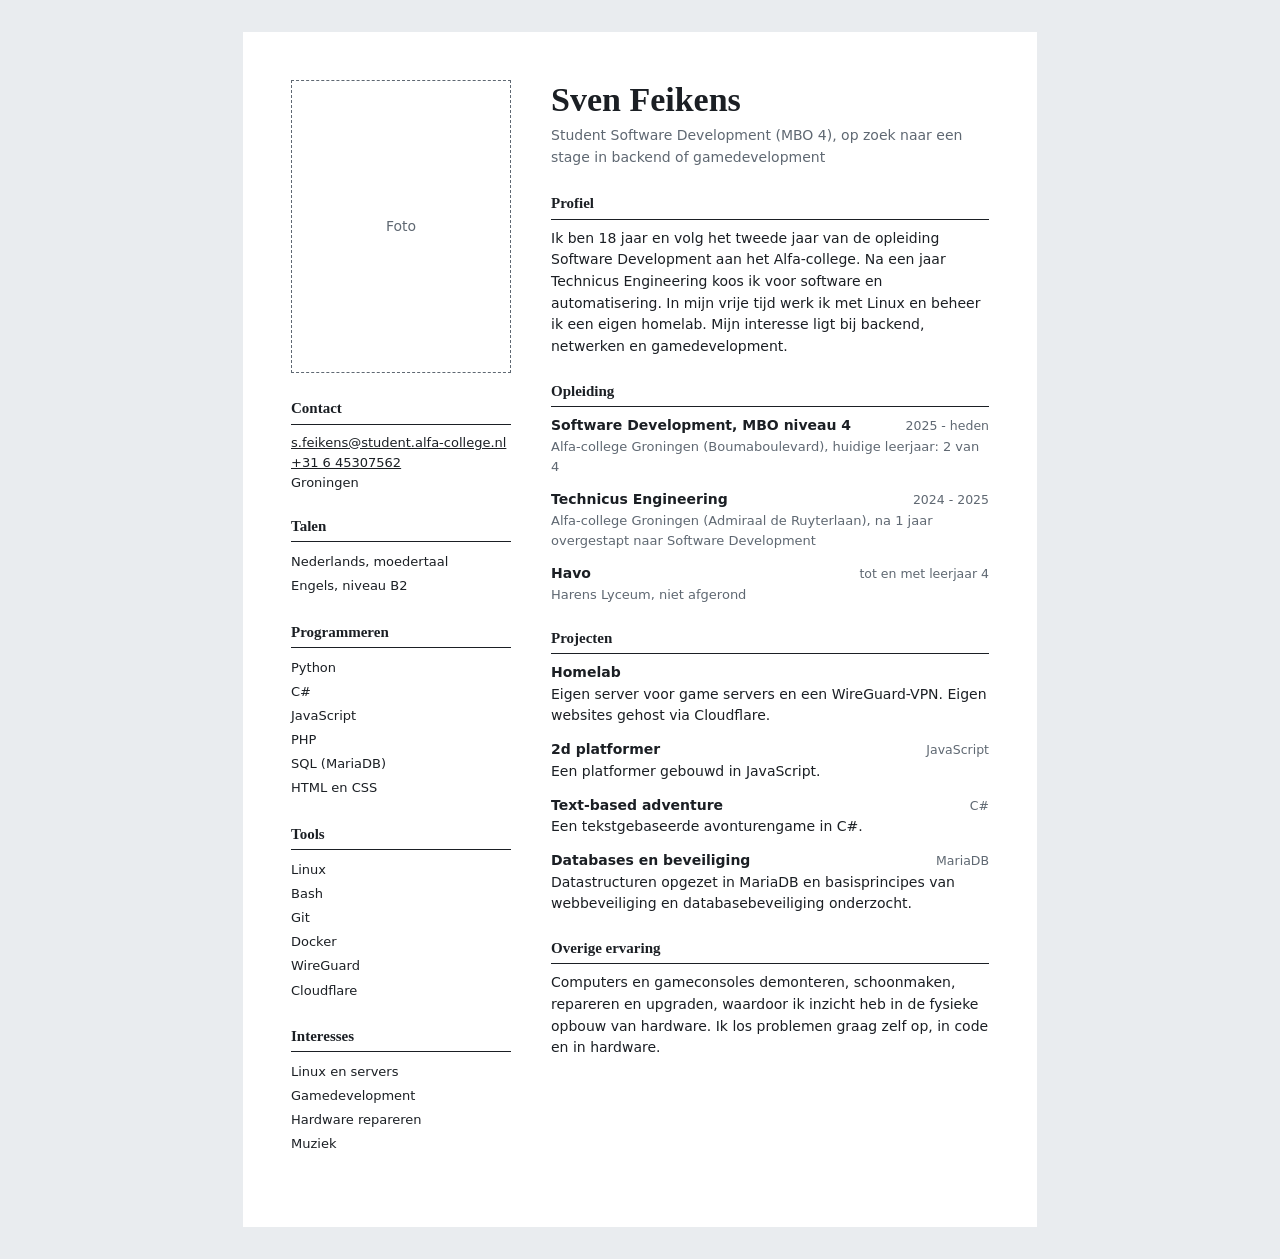
<file: index.html>
<!DOCTYPE html>
<html lang="nl">
<head>
  <meta charset="UTF-8">
  <meta name="viewport" content="width=device-width, initial-scale=1.0">
  <title>Sven Feikens - Curriculum Vitae</title>
  <link rel="stylesheet" href="cv.css">
</head>
<body>
  <div class="page">

    <aside class="side">
      <!-- Foto: vervang dit blok door <img src="selfie.jpg" alt="Foto van Sven Feikens"> -->
      <div class="photo">Foto</div>

      <section>
        <h2>Contact</h2>
        <p><a href="mailto:s.feikens@student.alfa-college.nl">s.feikens@student.alfa-college.nl</a></p>
        <p><a href="tel:+31645307562">+31 6 45307562</a></p>
        <p>Groningen</p>
      </section>

      <section>
        <h2>Talen</h2>
        <ul>
          <li>Nederlands, moedertaal</li>
          <li>Engels, niveau B2</li>
        </ul>
      </section>

      <section>
        <h2>Programmeren</h2>
        <ul>
          <li>Python</li><li>C#</li><li>JavaScript</li>
          <li>PHP</li><li>SQL (MariaDB)</li><li>HTML en CSS</li>
        </ul>
      </section>

      <section>
        <h2>Tools</h2>
        <ul>
          <li>Linux</li><li>Bash</li><li>Git</li>
          <li>Docker</li><li>WireGuard</li><li>Cloudflare</li>
        </ul>
      </section>

      <section>
        <h2>Interesses</h2>
        <ul>
          <li>Linux en servers</li><li>Gamedevelopment</li>
          <li>Hardware repareren</li><li>Muziek</li>
        </ul>
      </section>
    </aside>

    <main class="main">
      <header>
        <h1>Sven Feikens</h1>
        <p class="subtitle">Student Software Development (MBO 4), op zoek naar een stage in backend of gamedevelopment</p>
      </header>

      <section>
        <h2>Profiel</h2>
        <p>
          Ik ben 18 jaar en volg het tweede jaar van de opleiding Software Development aan het Alfa-college.
          Na een jaar Technicus Engineering koos ik voor software en automatisering. In mijn vrije tijd
          werk ik met Linux en beheer ik een eigen homelab. Mijn interesse ligt bij backend, netwerken en gamedevelopment.
        </p>
      </section>

      <section>
        <h2>Opleiding</h2>
        <div class="entry">
          <div class="entry-head"><h3>Software Development, MBO niveau 4</h3><span>2025 - heden</span></div>
          <p class="where">Alfa-college Groningen (Boumaboulevard), huidige leerjaar: 2 van 4</p>
        </div>
        <div class="entry">
          <div class="entry-head"><h3>Technicus Engineering</h3><span>2024 - 2025</span></div>
          <p class="where">Alfa-college Groningen (Admiraal de Ruyterlaan), na 1 jaar overgestapt naar Software Development</p>
        </div>
        <div class="entry">
          <div class="entry-head"><h3>Havo</h3><span>tot en met leerjaar 4</span></div>
          <p class="where">Harens Lyceum, niet afgerond</p>
        </div>
      </section>

      <section>
        <h2>Projecten</h2>
        <div class="entry">
          <div class="entry-head"><h3>Homelab</h3></div>
          <p>Eigen server voor game servers en een WireGuard-VPN. Eigen websites gehost via Cloudflare.</p>
        </div>
        <div class="entry">
          <div class="entry-head"><h3>2d platformer</h3><span>JavaScript</span></div>
          <p>Een platformer gebouwd in JavaScript.</p>
        </div>
        <div class="entry">
          <div class="entry-head"><h3>Text-based adventure</h3><span>C#</span></div>
          <p>Een tekstgebaseerde avonturengame in C#.</p>
        </div>
        <div class="entry">
          <div class="entry-head"><h3>Databases en beveiliging</h3><span>MariaDB</span></div>
          <p>Datastructuren opgezet in MariaDB en basisprincipes van webbeveiliging en databasebeveiliging onderzocht.</p>
        </div>
      </section>

      <section>
        <h2>Overige ervaring</h2>
        <p>
          Computers en gameconsoles demonteren, schoonmaken, repareren en upgraden, waardoor ik inzicht heb
          in de fysieke opbouw van hardware. Ik los problemen graag zelf op, in code en in hardware.
        </p>
      </section>
    </main>

  </div>
</body>
</html>
</file>
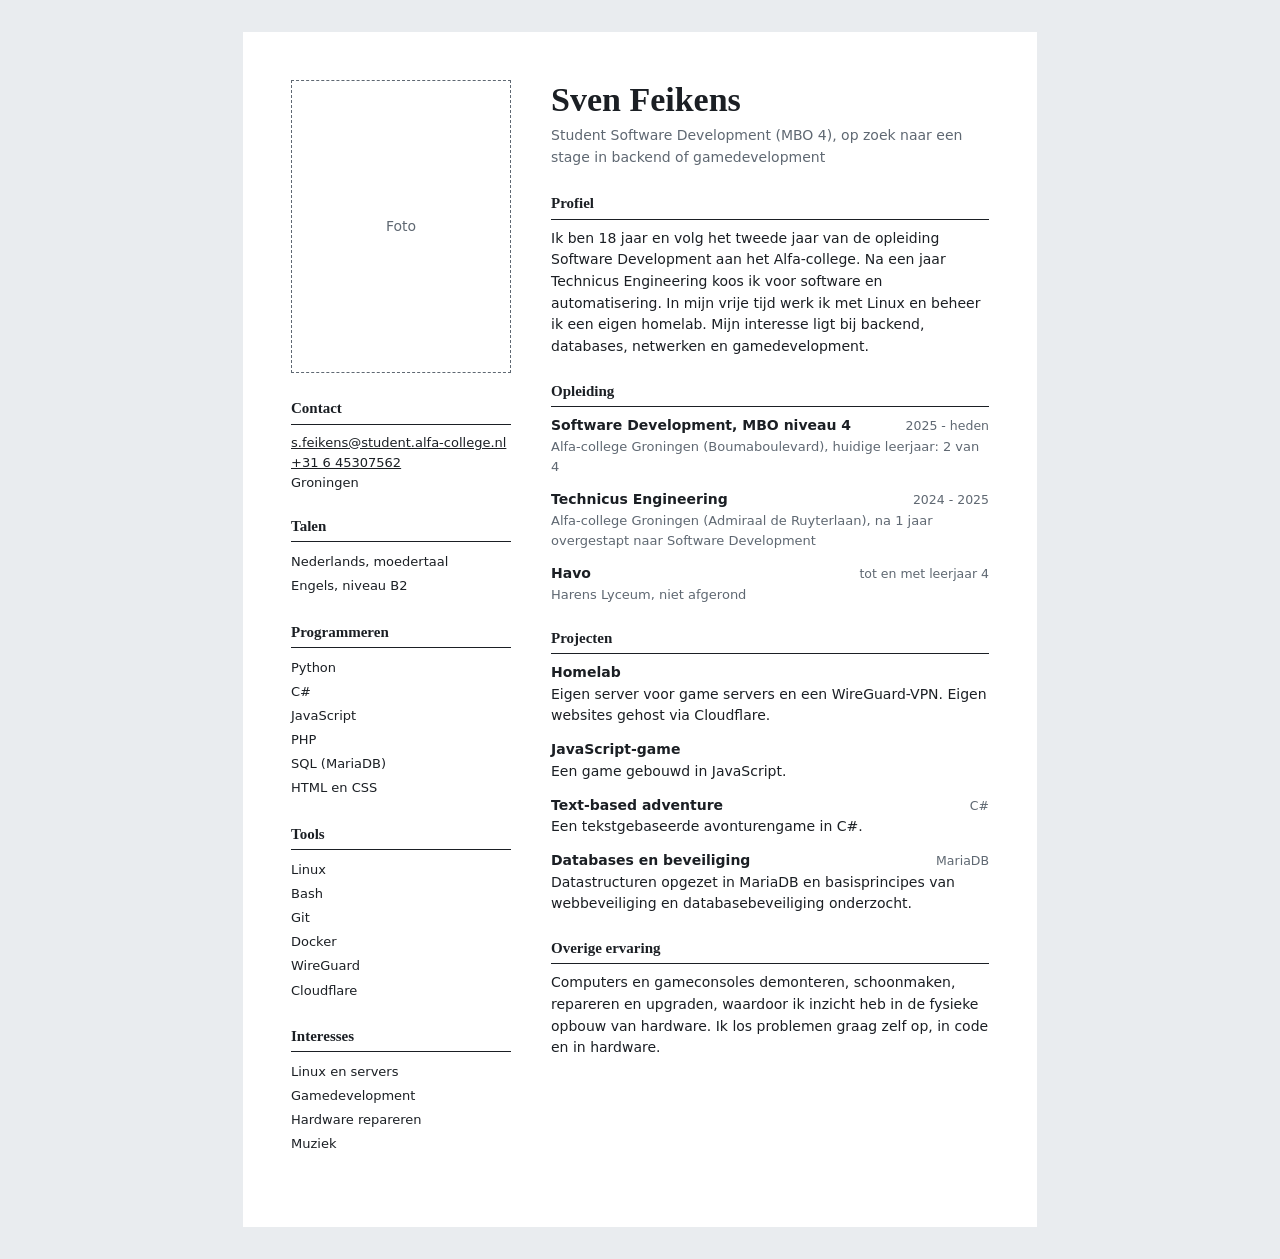
<file: cv.html>
<!DOCTYPE html>
<html lang="nl">
<head>
  <meta charset="UTF-8">
  <meta name="viewport" content="width=device-width, initial-scale=1.0">
  <title>Sven Feikens - Curriculum Vitae</title>
  <link rel="stylesheet" href="cv.css">
</head>
<body>
  <div class="page">

    <aside class="side">
      <!-- Foto: vervang dit blok door <img src="selfie.jpg" alt="Foto van Sven Feikens"> -->
      <div class="photo">Foto</div>

      <section>
        <h2>Contact</h2>
        <p><a href="mailto:s.feikens@student.alfa-college.nl">s.feikens@student.alfa-college.nl</a></p>
        <p><a href="tel:+31645307562">+31 6 45307562</a></p>
        <p>Groningen</p>
      </section>

      <section>
        <h2>Talen</h2>
        <ul>
          <li>Nederlands, moedertaal</li>
          <li>Engels, niveau B2</li>
        </ul>
      </section>

      <section>
        <h2>Programmeren</h2>
        <ul>
          <li>Python</li><li>C#</li><li>JavaScript</li>
          <li>PHP</li><li>SQL (MariaDB)</li><li>HTML en CSS</li>
        </ul>
      </section>

      <section>
        <h2>Tools</h2>
        <ul>
          <li>Linux</li><li>Bash</li><li>Git</li>
          <li>Docker</li><li>WireGuard</li><li>Cloudflare</li>
        </ul>
      </section>

      <section>
        <h2>Interesses</h2>
        <ul>
          <li>Linux en servers</li><li>Gamedevelopment</li>
          <li>Hardware repareren</li><li>Muziek</li>
        </ul>
      </section>
    </aside>

    <main class="main">
      <header>
        <h1>Sven Feikens</h1>
        <p class="subtitle">Student Software Development (MBO 4), op zoek naar een stage in backend of gamedevelopment</p>
      </header>

      <section>
        <h2>Profiel</h2>
        <p>
          Ik ben 18 jaar en volg het tweede jaar van de opleiding Software Development aan het Alfa-college.
          Na een jaar Technicus Engineering koos ik voor software en automatisering. In mijn vrije tijd
          werk ik met Linux en beheer ik een eigen homelab. Mijn interesse ligt bij backend, databases,
          netwerken en gamedevelopment.
        </p>
      </section>

      <section>
        <h2>Opleiding</h2>
        <div class="entry">
          <div class="entry-head"><h3>Software Development, MBO niveau 4</h3><span>2025 - heden</span></div>
          <p class="where">Alfa-college Groningen (Boumaboulevard), huidige leerjaar: 2 van 4</p>
        </div>
        <div class="entry">
          <div class="entry-head"><h3>Technicus Engineering</h3><span>2024 - 2025</span></div>
          <p class="where">Alfa-college Groningen (Admiraal de Ruyterlaan), na 1 jaar overgestapt naar Software Development</p>
        </div>
        <div class="entry">
          <div class="entry-head"><h3>Havo</h3><span>tot en met leerjaar 4</span></div>
          <p class="where">Harens Lyceum, niet afgerond</p>
        </div>
      </section>

      <section>
        <h2>Projecten</h2>
        <div class="entry">
          <div class="entry-head"><h3>Homelab</h3></div>
          <p>Eigen server voor game servers en een WireGuard-VPN. Eigen websites gehost via Cloudflare.</p>
        </div>
        <div class="entry">
          <div class="entry-head"><h3>JavaScript-game</h3></div>
          <p>Een game gebouwd in JavaScript.</p>
        </div>
        <div class="entry">
          <div class="entry-head"><h3>Text-based adventure</h3><span>C#</span></div>
          <p>Een tekstgebaseerde avonturengame in C#.</p>
        </div>
        <div class="entry">
          <div class="entry-head"><h3>Databases en beveiliging</h3><span>MariaDB</span></div>
          <p>Datastructuren opgezet in MariaDB en basisprincipes van webbeveiliging en databasebeveiliging onderzocht.</p>
        </div>
      </section>

      <section>
        <h2>Overige ervaring</h2>
        <p>
          Computers en gameconsoles demonteren, schoonmaken, repareren en upgraden, waardoor ik inzicht heb
          in de fysieke opbouw van hardware. Ik los problemen graag zelf op, in code en in hardware.
        </p>
      </section>
    </main>

  </div>
</body>
</html>
</file>
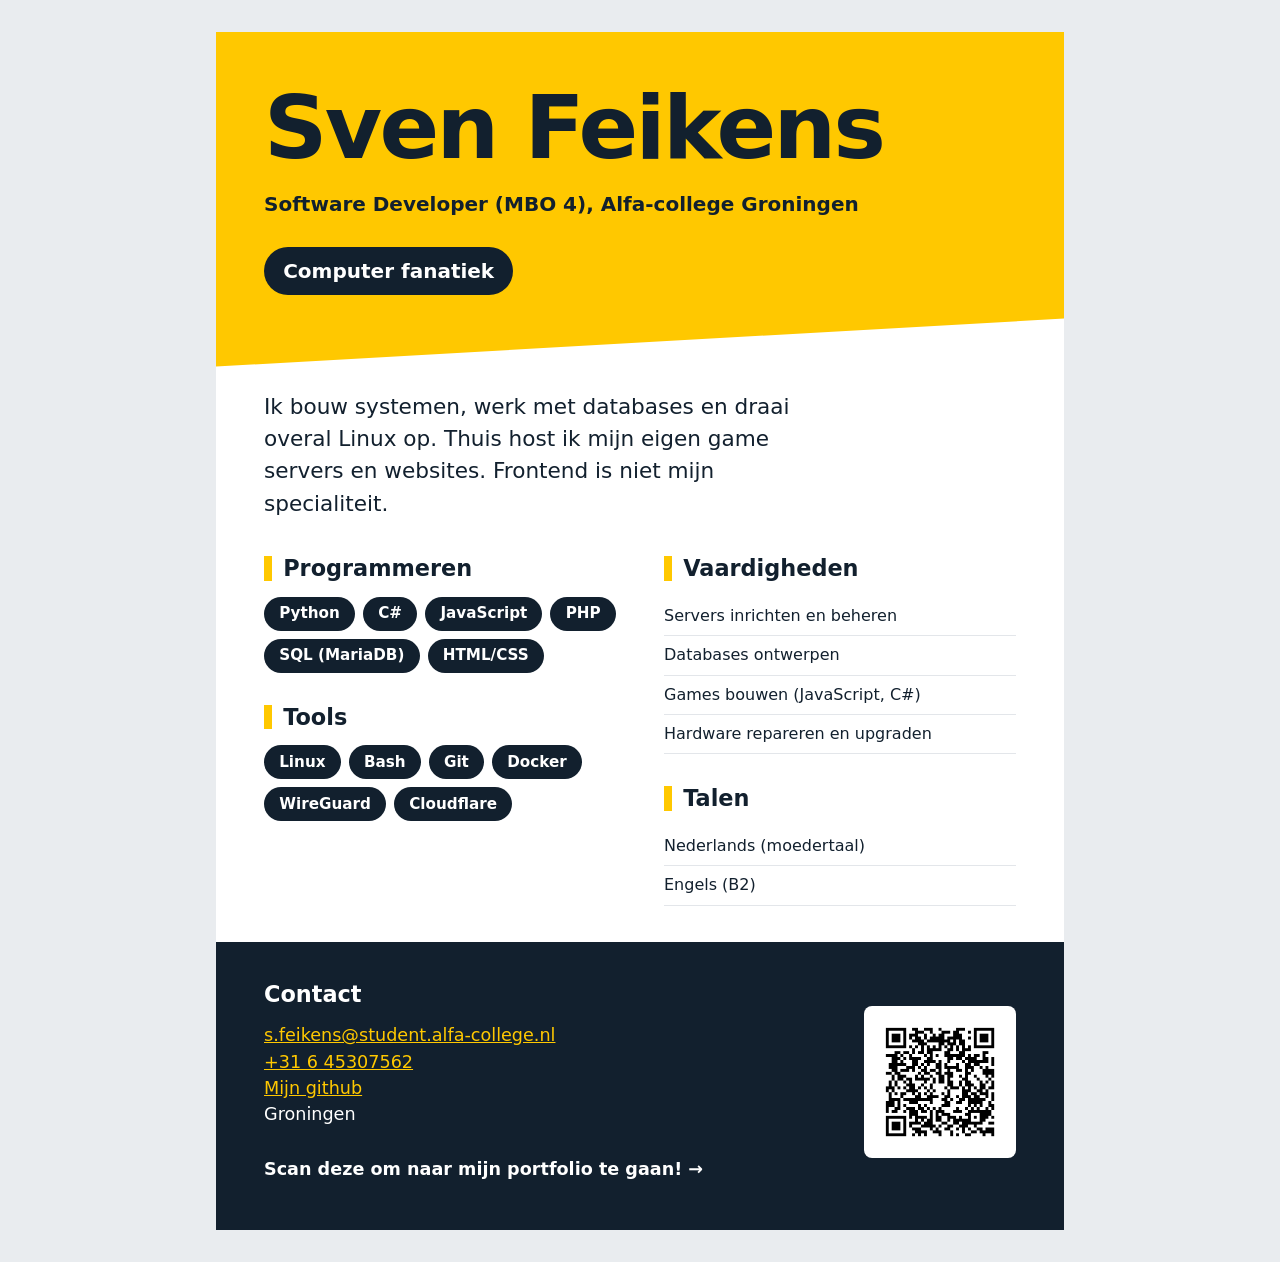
<file: poster.html>
<!DOCTYPE html>
<html lang="nl">
<head>
  <meta charset="UTF-8">
  <meta name="viewport" content="width=device-width, initial-scale=1.0">
  <title>Sven Feikens - Poster</title>
  <link rel="stylesheet" href="poster-geel.css">
</head>
<body>
  <main class="poster">

    <header class="top">
      <h1>Sven Feikens</h1>
      <p class="role">Software Developer (MBO 4), Alfa-college Groningen</p>
      <p class="seeking">Computer fanatiek</p>
    </header>

    <section class="intro">
      <p>
        Ik bouw systemen, werk met databases en draai overal Linux op.
        Thuis host ik mijn eigen game servers en websites. Frontend is niet mijn specialiteit.
      </p>
    </section>

    <div class="cols">
      <section>
        <h2>Programmeren</h2>
        <ul class="chips">
          <li>Python</li><li>C#</li><li>JavaScript</li>
          <li>PHP</li><li>SQL (MariaDB)</li><li>HTML/CSS</li>
        </ul>

        <h2>Tools</h2>
        <ul class="chips">
          <li>Linux</li><li>Bash</li><li>Git</li>
          <li>Docker</li><li>WireGuard</li><li>Cloudflare</li>
        </ul>
      </section>

      <section>
        <h2>Vaardigheden</h2>
        <ul class="plain">
          <li>Servers inrichten en beheren</li>
          <li>Databases ontwerpen</li>
          <li>Games bouwen (JavaScript, C#)</li>
          <li>Hardware repareren en upgraden</li>
        </ul>

        <h2>Talen</h2>
        <ul class="plain">
          <li>Nederlands (moedertaal)</li>
          <li>Engels (B2)</li>
        </ul>
      </section>
    </div>

    <footer class="contact">
      <div class="contact-text">
        <h2>Contact</h2>
        <p><a href="mailto:s.feikens@student.alfa-college.nl">s.feikens@student.alfa-college.nl</a></p>
        <p><a href="tel:+31645307562">+31 6 45307562</a></p>
        <p><a href="https://github.com/sfeikens">Mijn github</a></p>
        <p>Groningen</p>
        <br>
        <h3>Scan deze om naar mijn portfolio te gaan! &rarr;</h3>
      </div>
      
      <div class="qr"><img src="qr.png" alt="QR-code naar mijn portfolio"></div>
    </footer>

  </main>
</body>
</html>
</file>
<file: cv.css>
/* CV: A4 staand, twee kolommen (zijbalk + hoofdkolom) */
:root {
  --ink: #1b1f24;
  --muted: #5f6872;
  --line: #cfd4d9;
  --serif: Georgia, "Times New Roman", serif;
  --sans: system-ui, -apple-system, "Segoe UI", sans-serif;
}
* { box-sizing: border-box; margin: 0; padding: 0; }
body { background: #e9ecef; font-family: var(--sans); color: var(--ink); line-height: 1.55; font-size: 14px; padding: 2rem 0; }
a { color: inherit; }

.page { max-width: 794px; margin: 0 auto; background: #fff; padding: 48px; display: grid; grid-template-columns: 220px 1fr; gap: 40px; }

/* Zijbalk */
.side section { margin-bottom: 22px; }
.photo { width: 100%; aspect-ratio: 3 / 4; display: grid; place-items: center; border: 1px dashed var(--muted); color: var(--muted); margin-bottom: 24px; }
.photo img { width: 100%; height: 100%; object-fit: cover; display: block; }
.side p, .side li { font-size: 13px; overflow-wrap: anywhere; }
.side li { padding: 2px 0; }

h2 { font-family: var(--serif); font-size: 15px; margin-bottom: 8px; padding-bottom: 3px; border-bottom: 1px solid var(--ink); }
ul { list-style: none; }

/* Hoofdkolom */
h1 { font-family: var(--serif); font-size: 34px; font-weight: bold; line-height: 1.15; }
.subtitle { color: var(--muted); margin: 6px 0 24px; }
.main section { margin-bottom: 22px; }

.entry { margin-bottom: 12px; }
.entry-head { display: flex; justify-content: space-between; gap: 12px; align-items: baseline; }
.entry-head h3 { font-size: 14px; }
.entry-head span { font-size: 12.5px; color: var(--muted); white-space: nowrap; }
.where { color: var(--muted); font-size: 13px; }

@media (max-width: 700px) {
  .page { grid-template-columns: 1fr; padding: 24px; gap: 24px; }
  .photo { max-width: 180px; }
}

@media print {
  @page { size: A4 portrait; margin: 12mm; }
  body { background: #fff; padding: 0; font-size: 11pt; }
  .page { max-width: none; padding: 0; grid-template-columns: 62mm 1fr; gap: 12mm; }
  .side p, .side li, .where { font-size: 10pt; }
  h1 { font-size: 26pt; }
  h2 { font-size: 12pt; }
  .entry, .side section { break-inside: avoid; }
}
</file>
<file: poster-geel.css>
/* Stijl B "Geel": jouw eigen geel wordt het hoofdvlak. Grote naam, schuine rand, pillen. */
:root {
  --ink: #12202e;
  --sun: #ffc800;
  --paper: #ffffff;
  --line: #e3e6ea;
  --sans: system-ui, -apple-system, "Segoe UI", sans-serif;
}
* { box-sizing: border-box; margin: 0; padding: 0; }
body { background: #e9ecef; font-family: var(--sans); color: var(--ink); line-height: 1.5; padding: 2rem 0; }
a { color: inherit; }
a:focus-visible { outline: 3px solid var(--ink); outline-offset: 2px; }

.poster { max-width: 53rem; margin: 0 auto; background: var(--paper); display: flex; flex-direction: column; }

/* Onderkant is schuin: clip-path knipt de rechterkant 3rem hoger af dan de linkerkant.
   De extra padding-bottom zorgt dat tekst niet in het afgeknipte stuk komt. */
.top { background: var(--sun); color: var(--ink); padding: 3.5rem 3rem 4.5rem; clip-path: polygon(0 0, 100% 0, 100% calc(100% - 3rem), 0 100%); }
.top h1 { font-size: 5.5rem; line-height: .92; font-weight: 900; letter-spacing: -.03em; }
.role { margin-top: 1.25rem; font-size: 1.25rem; font-weight: 600; }
.seeking { display: inline-block; margin-top: 1.75rem; background: var(--ink); color: #fff; font-weight: 800; font-size: 1.25rem; padding: .55rem 1.2rem; border-radius: 999px; }

.intro { padding: 1.5rem 3rem 0; font-size: 1.35rem; max-width: 40rem; font-weight: 500; }

.cols { display: grid; grid-template-columns: 1fr 1fr; gap: 3rem; padding: 2.25rem 3rem; }
h2 { font-size: 1.4rem; font-weight: 900; line-height: 1.1; margin: 0 0 1rem; padding-left: .7rem; border-left: .55rem solid var(--sun); }
.cols section > h2:not(:first-child) { margin-top: 2rem; }

ul { list-style: none; }
.chips { display: flex; flex-wrap: wrap; gap: .5rem; }
.chips li { background: var(--ink); color: #fff; padding: .35rem .95rem; border-radius: 999px; font-size: .95rem; font-weight: 600; }
.plain li { padding: .45rem 0; border-bottom: 1px solid var(--line); font-weight: 500; }

.contact { display: flex; justify-content: space-between; align-items: center; gap: 2rem; margin: 0; margin-top: auto; padding: 2.5rem 3rem 3rem; background: var(--ink); color: #fff; }
.contact a { color: var(--sun); }
.contact h2 { border: none; padding: 0; }
.contact h3 { font-size: 1.1rem; margin-top: .25rem; }
.contact p { font-size: 1.1rem; }
.qr { width: 9.5rem; height: 9.5rem; flex: none; display: grid; place-items: center; padding: .6rem; background: #fff; border-radius: .5rem; color: var(--ink); font-size: .9rem; }
.qr img { width: 100%; height: 100%; display: block; }

@media (max-width: 600px) {
  .cols { grid-template-columns: 1fr; gap: 1.5rem; }
  .top h1 { font-size: 2.8rem; }
  .contact { flex-direction: column; align-items: flex-start; }
}

@media print {
  @page { size: A3 portrait; margin: 0; }
  html { font-size: 21px; background: var(--ink); }
  body { background: #fff; padding: 0; }
  .poster { max-width: none; min-height: 100vh; }
  * { -webkit-print-color-adjust: exact; print-color-adjust: exact; }
  .cols, .contact { break-inside: avoid; }
}
</file>
